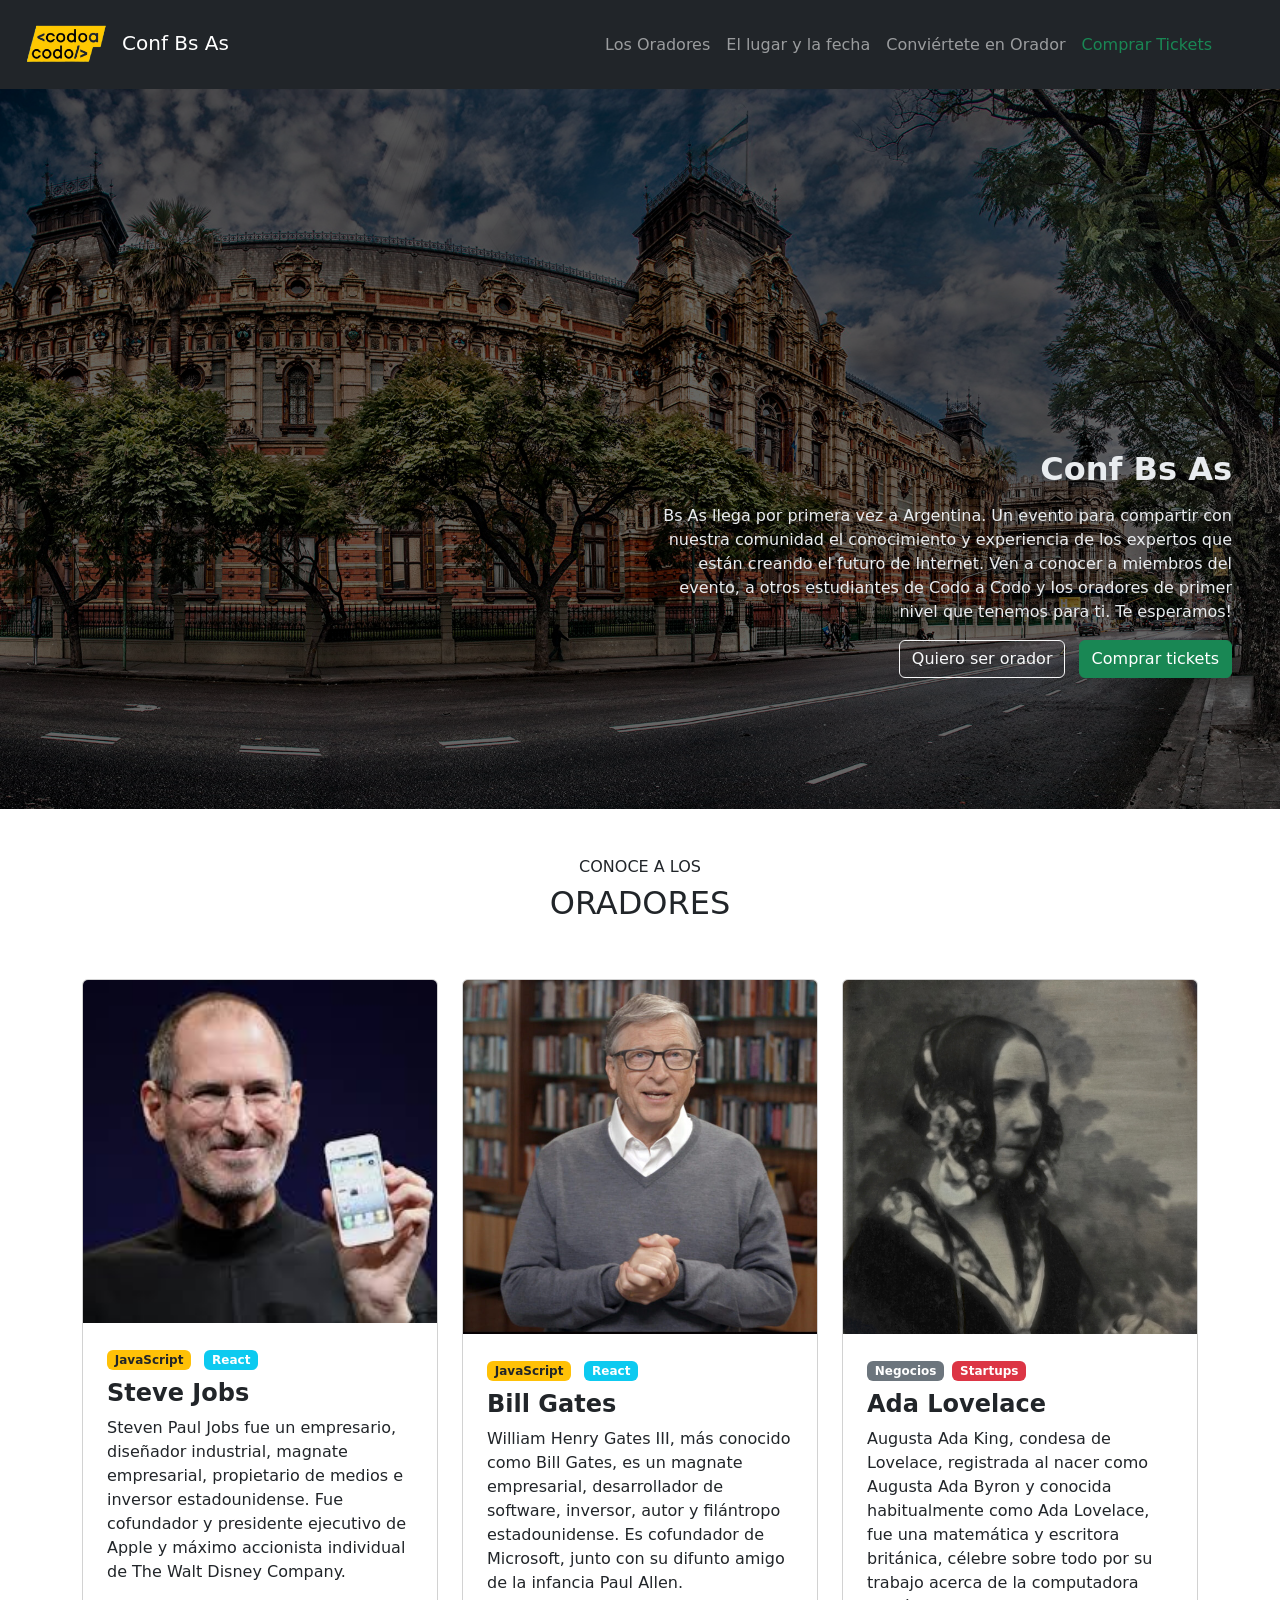
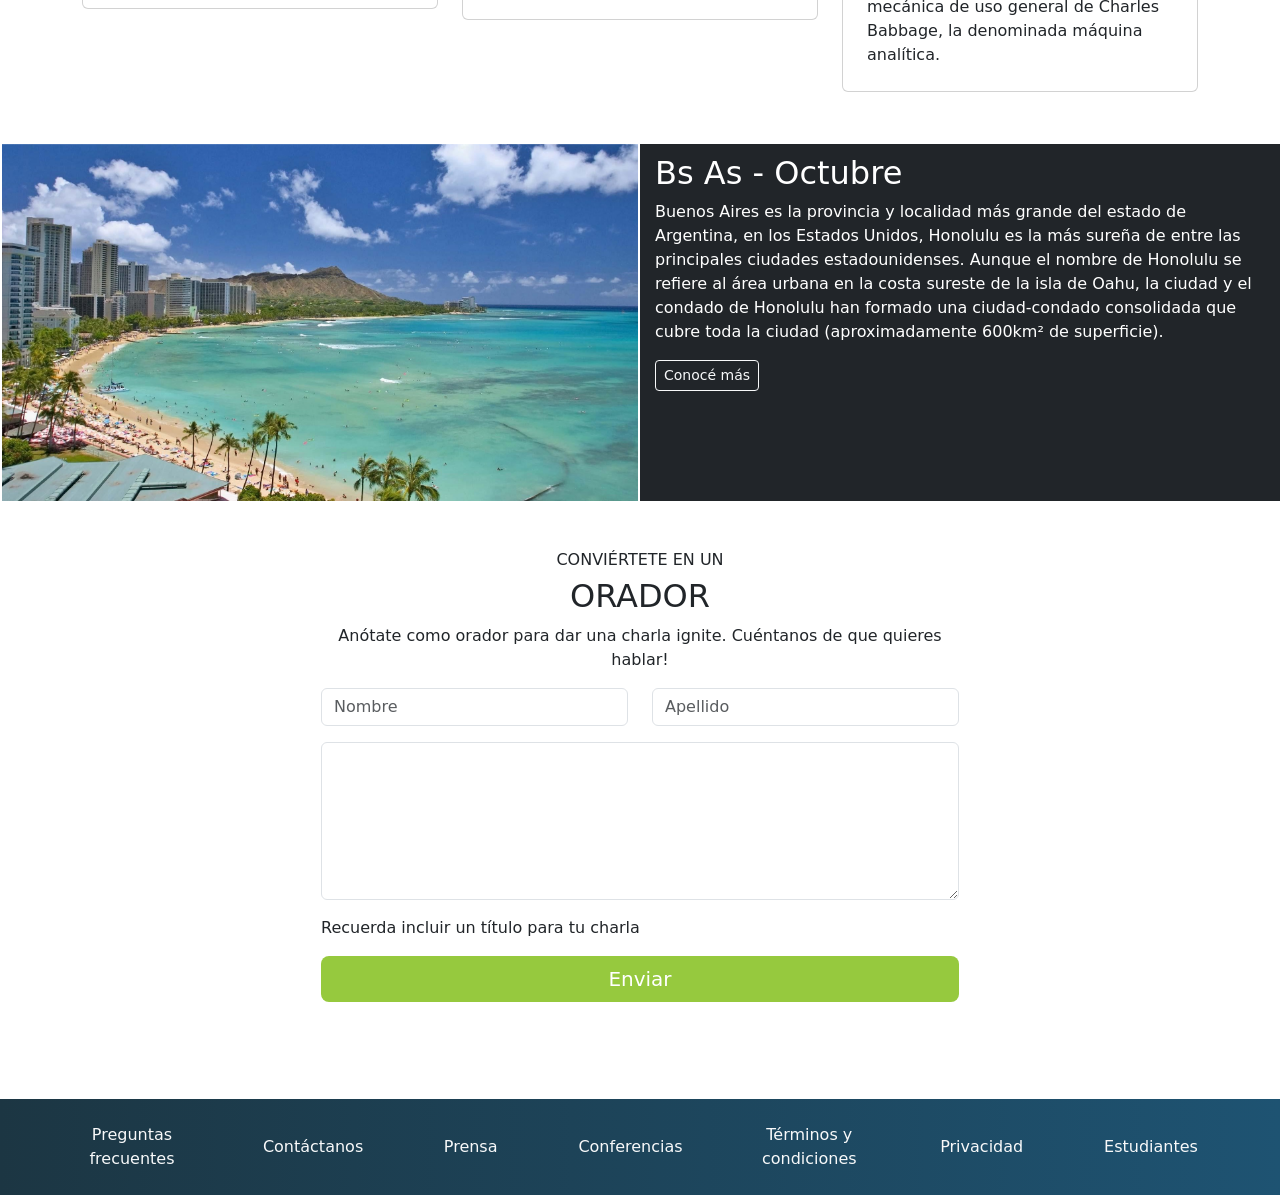
<file: index.html>
<!DOCTYPE html>
<html lang="en">
  
<head>
    <meta charset="utf-8"/>
    <meta
      name="viewport"
      content="width=device-width, initial-scale=1.0, shrink-to-fit=no"/>
    <title>TPIntegrador</title>
    <link
      href="https://cdn.jsdelivr.net/npm/bootstrap@5.3.0-alpha3/dist/css/bootstrap.min.css" rel="stylesheet" integrity="sha384-KK94CHFLLe+nY2dmCWGMq91rCGa5gtU4mk92HdvYe+M/SXH301p5ILy+dN9+nJOZ" crossorigin="anonymous"/>
    <link rel="stylesheet" href="./css/styles.css" />
  </head>

  <body>
    <!--Barra de Navegación-->
    <header>
    <nav class="navbar navbar-expand-sm navbar-dark bg-dark sticky-top fixed-top">
      <div class="container-fluid">
      <button class="navbar-toggler" type="button" data-bs-toggle="collapse" data-bs-target="#opciones">
        <span class="navbar-toggler-icon"></span>
      </button>      
            <a class="navbar-brand" href="#">
            <img src="./img/codoacodo.png" type="Logo">Conf Bs As</a>
          
      <div class="collapse navbar-collapse justify-content-end" id="opciones">   
        <ul class="navbar-nav me-5">
          <li class="nav-item">
            <a class="nav-link" href="#">Los Oradores</a>
          </li>
          <li class="nav-item">
            <a class="nav-link" href="#">El lugar y la fecha</a>
          </li>
          <li class="nav-item">
            <a class="nav-link" href="#">Conviértete en Orador</a>
          </li>
          <li class="nav-item">
            <a class="nav-link text-success" href="tpintegrador2.html">Comprar Tickets</a>
          </li>            
        </ul>
      </div>
    </div>
    </nav>
    <!--Banner PPAL-->
        <section>
          <div class="row img-container">
            <img src="./img/hawaii.jpg" alt="Imagen" class="img-fluid d-block fit-cover" style="z-index: -1"/>
              <div class="container d-flex flex-column justify-content-center h-100">            
              <div class="col d-md-flex col-12 offset-0 col-md-10 offset-md-2 col-lg-8 offset-lg-4 col-xl-6 offset-xl-6">
                <div class="text-end me-5 text-xs text-container position-absolute top-50">
                  <h2 class="fw-bold text-end text-light">
                    <span style="color: rgb(233, 236, 239)">Conf Bs As</span>
                  </h2>
                  <p class="text-end text-light my-3">
                    <span style="color: rgb(233, 236, 239)"
                      >Bs As llega por primera vez a Argentina. Un evento para
                      compartir con nuestra comunidad el conocimiento y
                      experiencia de los expertos que están creando el futuro de
                      Internet. Ven a conocer a miembros del evento, a otros
                      estudiantes de Codo a Codo y los oradores de primer nivel
                      que tenemos para ti. Te esperamos!</span>
                  </p>
                <a  class="btn btn-outline-light btn-xs me-2 mb-2 mb-sm-auto col-12 col-sm-auto"
                    role="button"
                    href="#">Quiero ser orador</a>
                <a  class="btn btn-success btn-xs col-12 col-sm-auto"
                    role="button"
                    href="#">Comprar tickets</a>
                </div>
              </div>       
          </div>
        </div>
      </section>
   <!--Tarjetas de ORADORES-->    
    <section>
      <div class="container py-4 py-xl-5">
      <div class="row mb-5">
        <div class="col-md-8 col-xl-6 text-center mx-auto">
          <h6 class="text-uppercase">Conoce a los</h6>
          <h2 class="text-uppercase">Oradores</h2>
        </div>
      </div>
      <div class="row gy-4 row-cols-1 row-cols-md-2 row-cols-xl-3">
        <div class="col">
          <div class="card">
            <img class="card-img-top w-100 d-block fit-cover h-100" style="height: 200px; padding-bottom: 0px" src="./img/steve.jpg"/>
            <div class="card-body p-4">
              <span class="badge bg-warning text-dark me-2">JavaScript</span>
              <span class="badge bg-info">React</span>
              <h4 class="card-title mt-2"><strong>Steve Jobs</strong></h4>
              <p class="card-text">
                Steven Paul Jobs ​​​fue un empresario, diseñador industrial, magnate empresarial, propietario de medios e inversor estadounidense. Fue cofundador y presidente ejecutivo de Apple​ y máximo accionista individual de The Walt Disney Company.
              </p>
            </div>
          </div>
        </div>
        <div class="col">
          <div class="card">
            <img
              class="card-img-top w-100 d-block fit-cover h-100"
              style="height: 200px; padding-bottom: 0px"
              src="./img/bill.jpg"/>
            <div class="card-body p-4">
              <span class="badge bg-warning text-dark me-2">JavaScript</span>
              <span class="badge bg-info">React</span>
              <h4 class="card-title mt-2"><strong>Bill Gates</strong></h4>
              <p class="card-text">
                William Henry Gates III, más conocido como Bill Gates, es un magnate empresarial, desarrollador de software, inversor, autor y filántropo estadounidense. Es cofundador de Microsoft, junto con su difunto amigo de la infancia Paul Allen.
              </p>
            </div>
          </div>
        </div>
        <div class="col">
          <div class="card">
            <img
              class="card-img-top w-100 d-block fit-cover h-100"
              style="height: 200px; padding-bottom: 0px"
              src="./img/ada.jpeg"/>
            <div class="card-body p-4">
              <span class="badge bg-secondary me-2">Negocios</span
              ><span class="badge bg-danger">Startups</span>
              <h4 class="card-title mt-2"><strong>Ada Lovelace</strong></h4>
              <p class="card-text">
                Augusta Ada King, condesa de Lovelace, registrada al nacer como Augusta Ada Byron y conocida habitualmente como Ada Lovelace, fue una matemática y escritora británica, célebre sobre todo por su trabajo acerca de la computadora mecánica de uso general de Charles Babbage, la denominada máquina analítica.
              </p>
            </div>
          </div>
        </div>
      </div>
    </div>
  </section>
  
  <!--Carusel--> 
  
  <section>
      <div class="container-fluid">
      <div class="row">
          <div class="row g-0 justify-content-center"></div>
          <div class="col-sm-12 col-lg-6 g-1">
              <div id="carouselExampleSlidesOnly" class="carousel slide" data-bs-ride="carousel">
                  <div class="carousel-inner">
                    <div class="carousel-item active">
                      <img src="./img/honolulu.jpg" class="d-block w-100" alt="...">
                    </div>
                    <div class="carousel-item">
                      <img src="./img/hawaii2.jpg" class="d-block w-100" alt="...">
                    </div>
                    <div class="carousel-item">
                      <img src="./img/hawaii3.jpg" class="d-block w-100" alt="...">
                    
                  </div>
                  </div>
                </div>
          </div>
          <div class="col-sm-12 col-lg-6 bg-dark g-1 padding">
              <h2 class="text-white pl-2">Bs As - Octubre</h2>
              <p class="text-white">Buenos Aires es la provincia y localidad más grande del estado de Argentina, en los Estados Unidos, Honolulu es la más sureña de entre las principales ciudades estadounidenses. Aunque el nombre de Honolulu se refiere al área urbana en la costa sureste de la isla de Oahu, la ciudad y el condado de Honolulu han formado una ciudad-condado consolidada que cubre toda la ciudad (aproximadamente 600km² de superficie).</p>
              <button class="btn btn-sm btn-outline-light">
                  Conocé más
              </button>
          </div>
      </div>
  </div>
  </div>
  </section>
  
  <!--Formulario-->
    <section>
      <div class="container">
        <div class="row d-flex justify-content-center">
          <div class="col-md-10 col-lg-8 col-xl-8 col-xxl-8">
            <div class="card border-white mb-5">
              <div class="card-body p-sm-5">
                <h6 class="text-uppercase text-center">Conviértete en un</h6>
                <h2 class="text-uppercase text-center">Orador</h2>
                <p class="text-center">
                  Anótate como orador para dar una charla ignite. Cuéntanos de
                  que quieres hablar!
                </p>
                <form method="post">
                  <div class="mb-3">
                    <div class="row">
                      <div class="col">
                        <input
                          class="form-control"
                          type="text"
                          id="name"
                          name="name"
                          placeholder="Nombre"/>
                      </div>
                      <div class="col">
                        <input
                          class="form-control"
                          type="text"
                          id="apellido"
                          name="apellido"
                          placeholder="Apellido"/>
                      </div>
                    </div>
                  </div>
                  <div class="mb-3">
                    <textarea class="form-control" id="message" name="message" rows="6"
                      placeholder="Sobre qué quieres hablar?">
                    </textarea>
                  </div>
                  <div>
                    <p>Recuerda incluir un título para tu charla</p>
                  </div>
                  <div>
                    <button class="btn btn-primary btn-lg d-block w-100" id="boton-enviar" type="submit">
                      Enviar
                    </button>
                  </div>
                </form>
              </div>
            </div>
          </div>
        </div>
      </div>
    </section>
   
   <!--Pie de pagina-->
    
   <footer class="text-center">
      <div class="container text-white d-flex flex-column justify-content-between align-items-center align-content-center py-4 flex-md-row" id="container-footer">
        <a class="text-center link-light text-decoration-none" href="#">Preguntas frecuentes</a>
        <a class="link-light text-decoration-none" href="#">Contáctanos</a>
        <a class="link-light text-decoration-none" href="#">Prensa</a>
        <a class="link-light text-decoration-none" href="#">Conferencias</a>
        <a class="link-light text-decoration-none" href="#">Términos y condiciones</a>
        <a class="link-light text-decoration-none" href="#">Privacidad</a>
        <a class="link-light text-decoration-none" href="#">Estudiantes</a>
      </div>
    </footer>
    <script src="https://cdn.jsdelivr.net/npm/bootstrap@5.3.0-alpha3/dist/js/bootstrap.bundle.min.js" integrity="sha384-ENjdO4Dr2bkBIFxQpeoTz1HIcje39Wm4jDKdf19U8gI4ddQ3GYNS7NTKfAdVQSZe" crossorigin="anonymous"></script>
  </body>
</html>
</file>
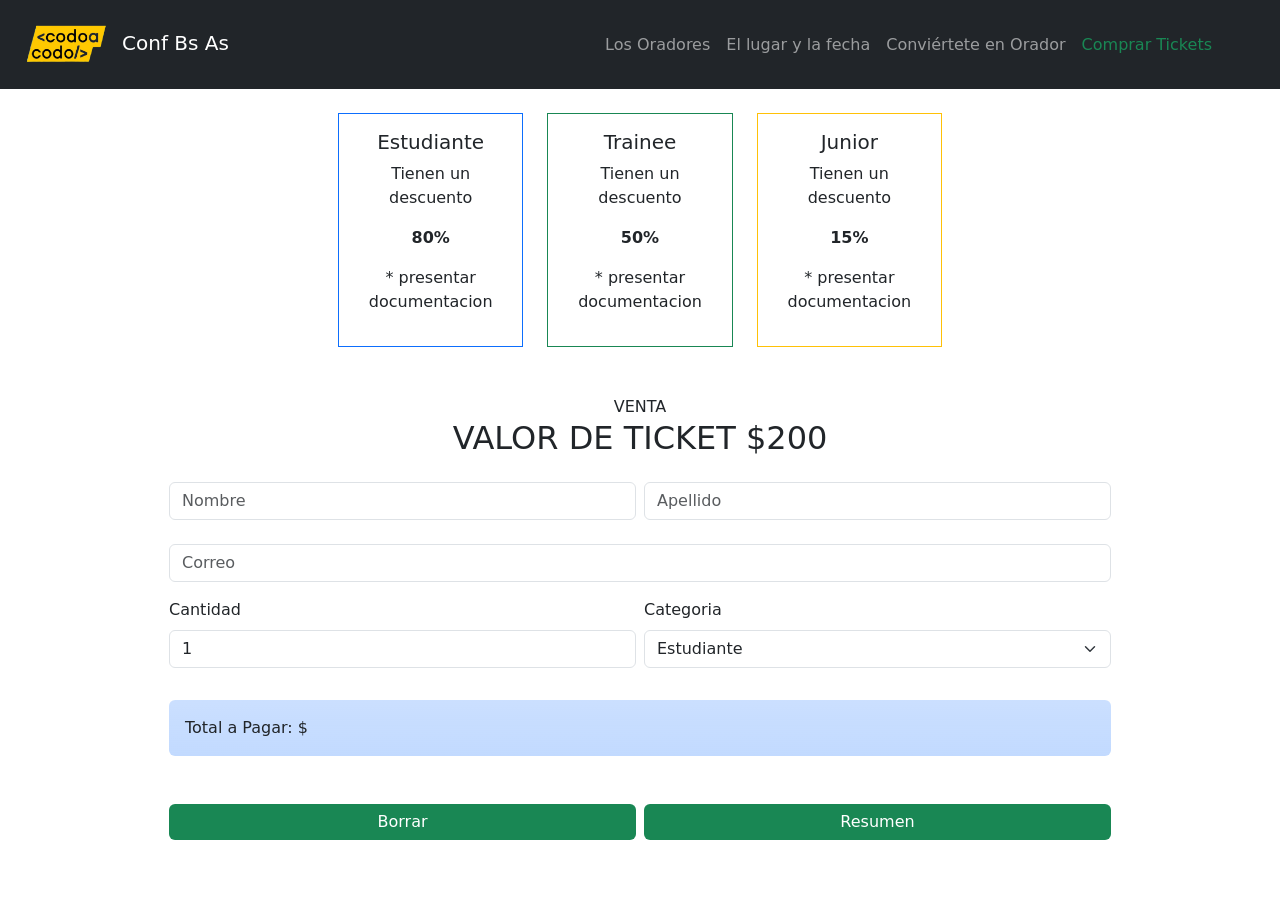
<file: tpintegrador2.html>
<!DOCTYPE html>
<html lang="en">
  
<head>
    <meta charset="utf-8"/>
    <meta
      name="viewport"
      content="width=device-width, initial-scale=1.0, shrink-to-fit=no"/>
    <title>TPIntegrador2</title>
    <link
      href="https://cdn.jsdelivr.net/npm/bootstrap@5.3.0-alpha3/dist/css/bootstrap.min.css" rel="stylesheet" integrity="sha384-KK94CHFLLe+nY2dmCWGMq91rCGa5gtU4mk92HdvYe+M/SXH301p5ILy+dN9+nJOZ" crossorigin="anonymous"/>
    <link rel="stylesheet" href="./css/styles.css" />
    <script src="tpintegrador2.js"></script>
  </head>

  <body>
    <!--Barra de Navegación-->
    <header>
    <nav class="navbar navbar-expand-sm navbar-dark bg-dark sticky-top fixed-top">
      <div class="container-fluid">
      <button class="navbar-toggler" type="button" data-bs-toggle="collapse" data-bs-target="#opciones">
        <span class="navbar-toggler-icon"></span>
      </button>      
            <a class="navbar-brand" href="index.html">
            <img src="./img/codoacodo.png" type="Logo">Conf Bs As</a>
          
      <div class="collapse navbar-collapse justify-content-end" id="opciones">   
        <ul class="navbar-nav me-5">
          <li class="nav-item">
            <a class="nav-link" href="#">Los Oradores</a>
          </li>
          <li class="nav-item">
            <a class="nav-link" href="#">El lugar y la fecha</a>
          </li>
          <li class="nav-item">
            <a class="nav-link" href="#">Conviértete en Orador</a>
          </li>
          <li class="nav-item">
            <a class="nav-link text-success" href="tpintegrador2.html">Comprar Tickets</a>
          </li>            
        </ul>
      </div>
    </div>
    </nav>
    </header> 

    <section class="tarjeta-descuentos mt-4 container-fluid">
      <div class="row justify-content-center mx-auto">
         <div class="col-xs-12 col-sm-4 col-md-3 col-xl-2 mb-5">
          <div class="card border border-primary rounded-0 ">
            <div class="card-body text-center">
              <h5 class="card-title">Estudiante</h5>
              <p class="card-text">Tienen un descuento</p>
              <p class="fw-bold">80%</span>
              <p>* presentar documentacion</p>
            </div>
          </div>
        </div>
         <div class="col-xs-12 col-sm-4 col-md-3 col-xl-2 mb-5">
          <div class="card border border-success text-center rounded-0">
            <div class="card-body">
              <h5 class="card-title">Trainee</h5>
              <p class="card-text">Tienen un descuento</p>
              <p class="fw-bold">50%</span>
              <p>* presentar documentacion</p>
            </div>
          </div>
        </div>
        <div class="col-xs-12 col-sm-4 col-md-3 col-xl-2 mb-5">
          <div class="card border border-warning text-center rounded-0">
            <div class="card-body">
              <h5 class="card-title">Junior</h5>
              <p class="card-text">Tienen un descuento</p>
              <p class="fw-bold">15%</span>
              <p>* presentar documentacion</p>
            </div>
          </div>
        </div>
      </div>
    </section>
     
    <section class="formulario-venta w-100 container-fluid mb-4">
      <p class="text-center mb-0">VENTA</p>
      <h3 class="text-center fs-2 mb-0">VALOR DE TICKET $200</h3>
      <form class="formulario needs-validation" method="post">
        <div class="d-flex w-75 p-0 container-fluid">
          <div class="w-50 me-1">
            <label for="nombre" class="form-label"></label>
            <input type="text" class="form-control" id="nombre" placeholder="Nombre" required>
          </div>
          <div class="w-50 ms-1">
            <label for="apellido" class="form-label"></label>
            <input type="text" class="form-control" id="apellido" aria-describedby="lastname" placeholder="Apellido" minlength="2"required>
          </div>
        </div>
        <div class="w-75 p-0 container-fluid ">
          <label for="correo" class="form-label"></label>
          <input type="email" class="form-control" id="correo" aria-describedby="emailHelp"  placeholder="Correo" required>
        </div>
        <div class="d-flex w-75 p-0 container-fluid mt-3">
          <div class="w-50 me-1">
            <label for="cantidad" class="form-label">Cantidad</label>
            <input type="number" class="form-control" id="cantidad" min="1" value="1" required
            aria-describedby="cantidadtickets" placeholder="cantidad">
          </div>
          <div class="mb-3 w-50 ms-1">
            <label for="categoria" class="form-label" >Categoria</label>
            <select class="form-select" aria-label="Default select example" id="categoria" name="categoria">
              <option value="Estudiante">Estudiante</option>
              <option value="Trainee">Trainee</option>
              <option value="Junior">Junior</option>
            </select>
          </div>
        </div>
        <div class="w-75 p-0 mt-3 mb-5 container-fluid ">
          <div class="w-100 bg-primary bg-gradient bg-opacity-25 rounded">
            <p class="mb-0 p-3">Total a Pagar: $ <span id="total"></span></p>
          </div>
        </div>
        <div class="d-flex w-75 p-0 container-fluid comprar-tickets-button">
          <div class="w-100 d-flex">
            <button type="button" onclick="borrarDatos()" class="btn w-50 me-1 text-white btn-success border-0">Borrar</button>
            <button type="button" onclick="mostrarResumen()" class="btn w-50 ms-1  text-white btn-success border-0" >Resumen</button>
          </div>
        </div>
      </form>  
      <div id="resumenContainer" class="m-0 w-100" style="display: none;">
        <div class="container-resumen p-4 w-75 text-light bg-primary bg-gradient
        border border-primary rounded">
          <a href="tpintegrador2.html" id="cerrar" class="text-decoration-none text-white d-block
            m-0 link-opacity-25">X</a>
          <h2 class="text-center">Resumen de compra</h2>
          
          <div id="resumen" class="bg-secondary border p-4 ></div>
        </div>
      </div>    
    </section>
<footer class="text-center">
        <div class="container text-white d-flex flex-column justify-content-between align-items-center align-content-center py-4 flex-md-row" id="container-footer">
          <a class="text-center link-light text-decoration-none" href="#">Preguntas frecuentes</a>
          <a class="link-light text-decoration-none" href="#">Contáctanos</a>
          <a class="link-light text-decoration-none" href="#">Prensa</a>
          <a class="link-light text-decoration-none" href="#">Conferencias</a>
          <a class="link-light text-decoration-none" href="#">Términos y condiciones</a>
          <a class="link-light text-decoration-none" href="#">Privacidad</a>
          <a class="link-light text-decoration-none" href="#">Estudiantes</a>
        </div>
      </footer>
      <script src="https://cdn.jsdelivr.net/npm/bootstrap@5.3.0-alpha3/dist/js/bootstrap.bundle.min.js" integrity="sha384-ENjdO4Dr2bkBIFxQpeoTz1HIcje39Wm4jDKdf19U8gI4ddQ3GYNS7NTKfAdVQSZe" crossorigin="anonymous"></script>
    
</body>
  </html>
</file>
<file: css/styles.css>
.fit-cover {
    object-fit: fill;
  }
  
  img {
    width: 110px;
  }
  
  #container-footer a {
    max-width: 100px;
  }
  
  .navbar {
    background: #353a40;
  }
  
  #container-custom {
    background: #353a40;
  }
  
  footer {
    background-image: linear-gradient(to right, #1c3643, #1e5372);
  }
  
  .oscuro {
    background: rgba(0, 0, 0, 0.6);
  }
  
  #boton-enviar {
    background: #96c93e;
    border: none;
  }
  .img-container img{
    filter: brightness(40%);
  }  

  .padding {
    padding: 10px 15px!important;
}

.text-container {
    object-fit: fill;
}
</file>
